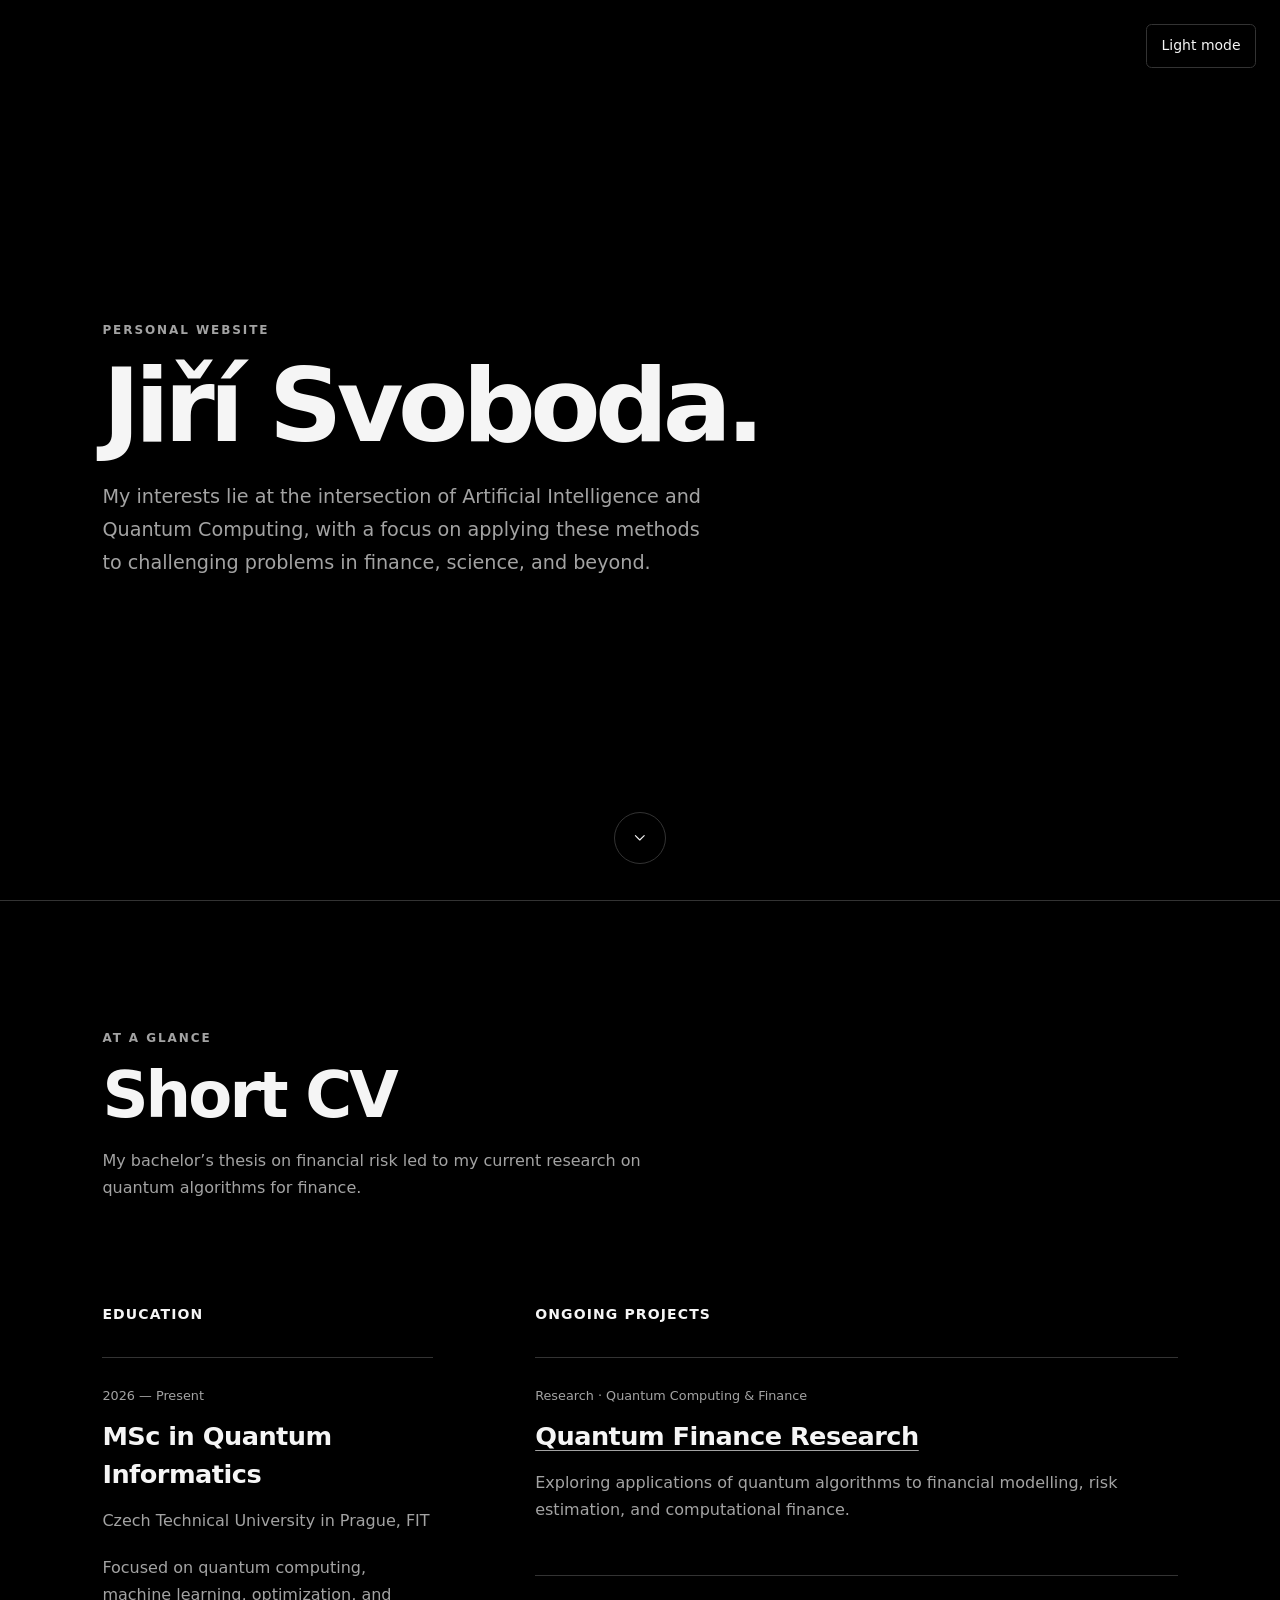
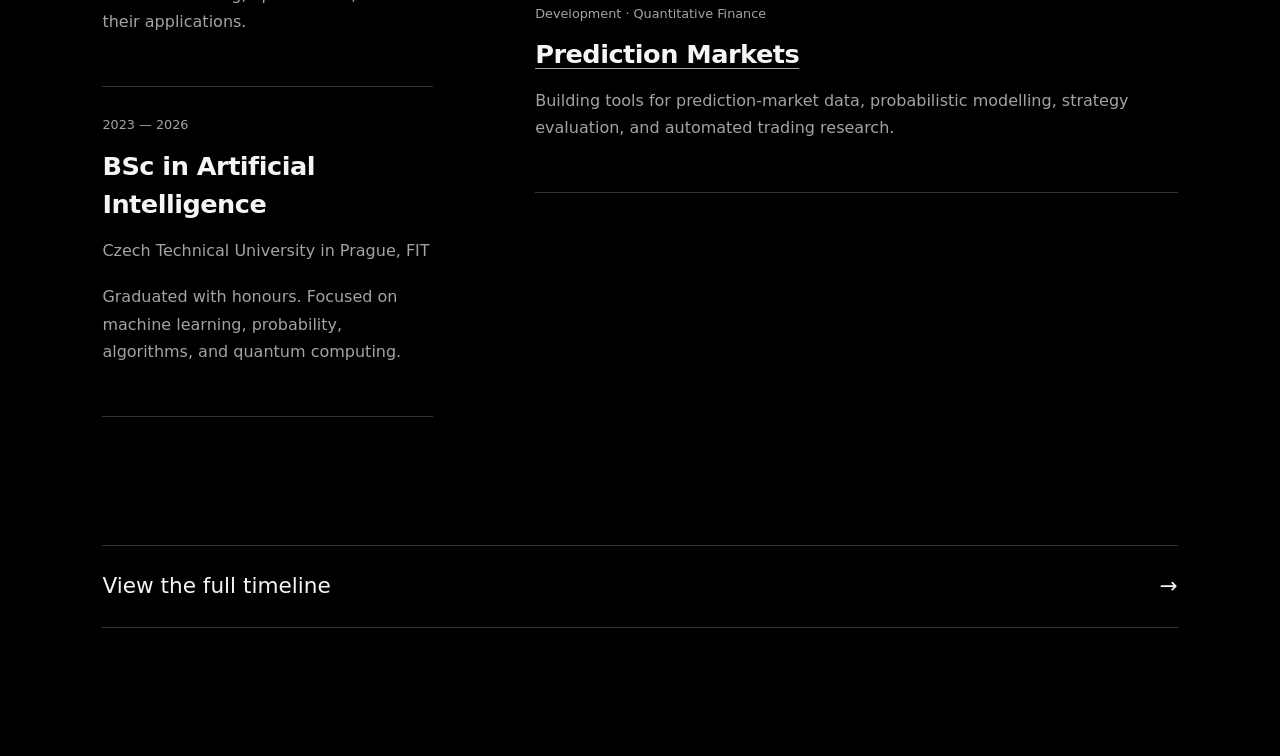
<file: index.html>
<!doctype html>
<html lang="en" data-theme="dark">
<head>
  <meta charset="utf-8">
  <meta name="viewport" content="width=device-width, initial-scale=1">
  <meta name="description" content="Jiří Svoboda’s education and projects in artificial intelligence, quantum computing, and quantitative finance.">
  <meta name="theme-color" content="#000000" id="theme-color">

  <title>Jiří Svoboda</title>

  <script src="theme.js"></script>
  <link rel="stylesheet" href="style.css?v=9">
</head>

<body>
  <button
    class="theme-toggle"
    id="theme-toggle"
    type="button"
    aria-label="Switch to light mode"
  >
    Light mode
  </button>

  <main>
    <section class="intro" aria-labelledby="intro-title">
      <div class="intro__content">
        <p class="intro__label">Personal website</p>
        <h1 class="intro__title" id="intro-title">Jiří Svoboda.</h1>
        <p class="intro__text">
          My interests lie at the intersection of Artificial Intelligence and Quantum Computing, with a focus on applying these methods to challenging problems in finance, science, and beyond.
        </p>
      </div>

      <a class="scroll-cue" href="#short-cv" aria-label="Continue to short CV">
        <svg viewBox="0 0 24 24" aria-hidden="true">
          <path d="M6 9l6 6 6-6" />
        </svg>
      </a>
    </section>

    <section class="short-cv" id="short-cv" aria-labelledby="short-cv-title">
      <div class="short-cv__inner">
        <header class="section-heading">
          <p class="section-heading__label">At a glance</p>
          <h2 class="section-heading__title" id="short-cv-title">Short CV</h2>
          <p class="section-heading__text">
            My bachelor’s thesis on financial risk led to my current research on quantum algorithms for finance.
          </p>
        </header>

        <div class="cv-grid">
          <section aria-labelledby="education-title">
            <h3 class="cv-column__title" id="education-title">Education</h3>

            <div class="cv-list">
              <article class="cv-item">
                <p class="cv-item__meta">2026 — Present</p>
                <h4 class="cv-item__title">MSc in Quantum Informatics</h4>
                <p class="cv-item__text">
                  Czech Technical University in Prague, FIT
                </p>
                <p class="cv-item__text">
                  Focused on quantum computing, machine learning, optimization, and their applications.
                </p>
              </article>

              <article class="cv-item">
                <p class="cv-item__meta">2023 — 2026</p>
                <h4 class="cv-item__title">BSc in Artificial Intelligence</h4>
                <p class="cv-item__text">
                  Czech Technical University in Prague, FIT
                </p>
                <p class="cv-item__text">
                  Graduated with honours. Focused on machine learning, probability, algorithms, and quantum computing.
                </p>
              </article>
            </div>
          </section>

          <section aria-labelledby="projects-title">
            <h3 class="cv-column__title" id="projects-title">Ongoing projects</h3>

            <div class="cv-list">
              <article class="cv-item">
                <p class="cv-item__meta">Research · Quantum Computing & Finance</p>
                <h4 class="cv-item__title">
                  <a href="timeline.html#quantum-finance-research">Quantum Finance Research</a>
                </h4>
                <p class="cv-item__text">
                  Exploring applications of quantum algorithms to financial modelling, risk estimation, and computational finance.
                </p>
              </article>

              <article class="cv-item">
                <p class="cv-item__meta">Development · Quantitative Finance</p>
                <h4 class="cv-item__title">
                  <a href="timeline.html#prediction-markets-framework">Prediction Markets</a>
                </h4>
                <p class="cv-item__text">
                  Building tools for prediction-market data, probabilistic modelling, strategy evaluation, and automated trading research.
                </p>
              </article>
            </div>
          </section>
        </div>

        <a class="timeline-link" href="timeline.html">
          <span>View the full timeline</span>
          <span aria-hidden="true">→</span>
        </a>
      </div>
    </section>
  </main>
</body>
</html>
</file>
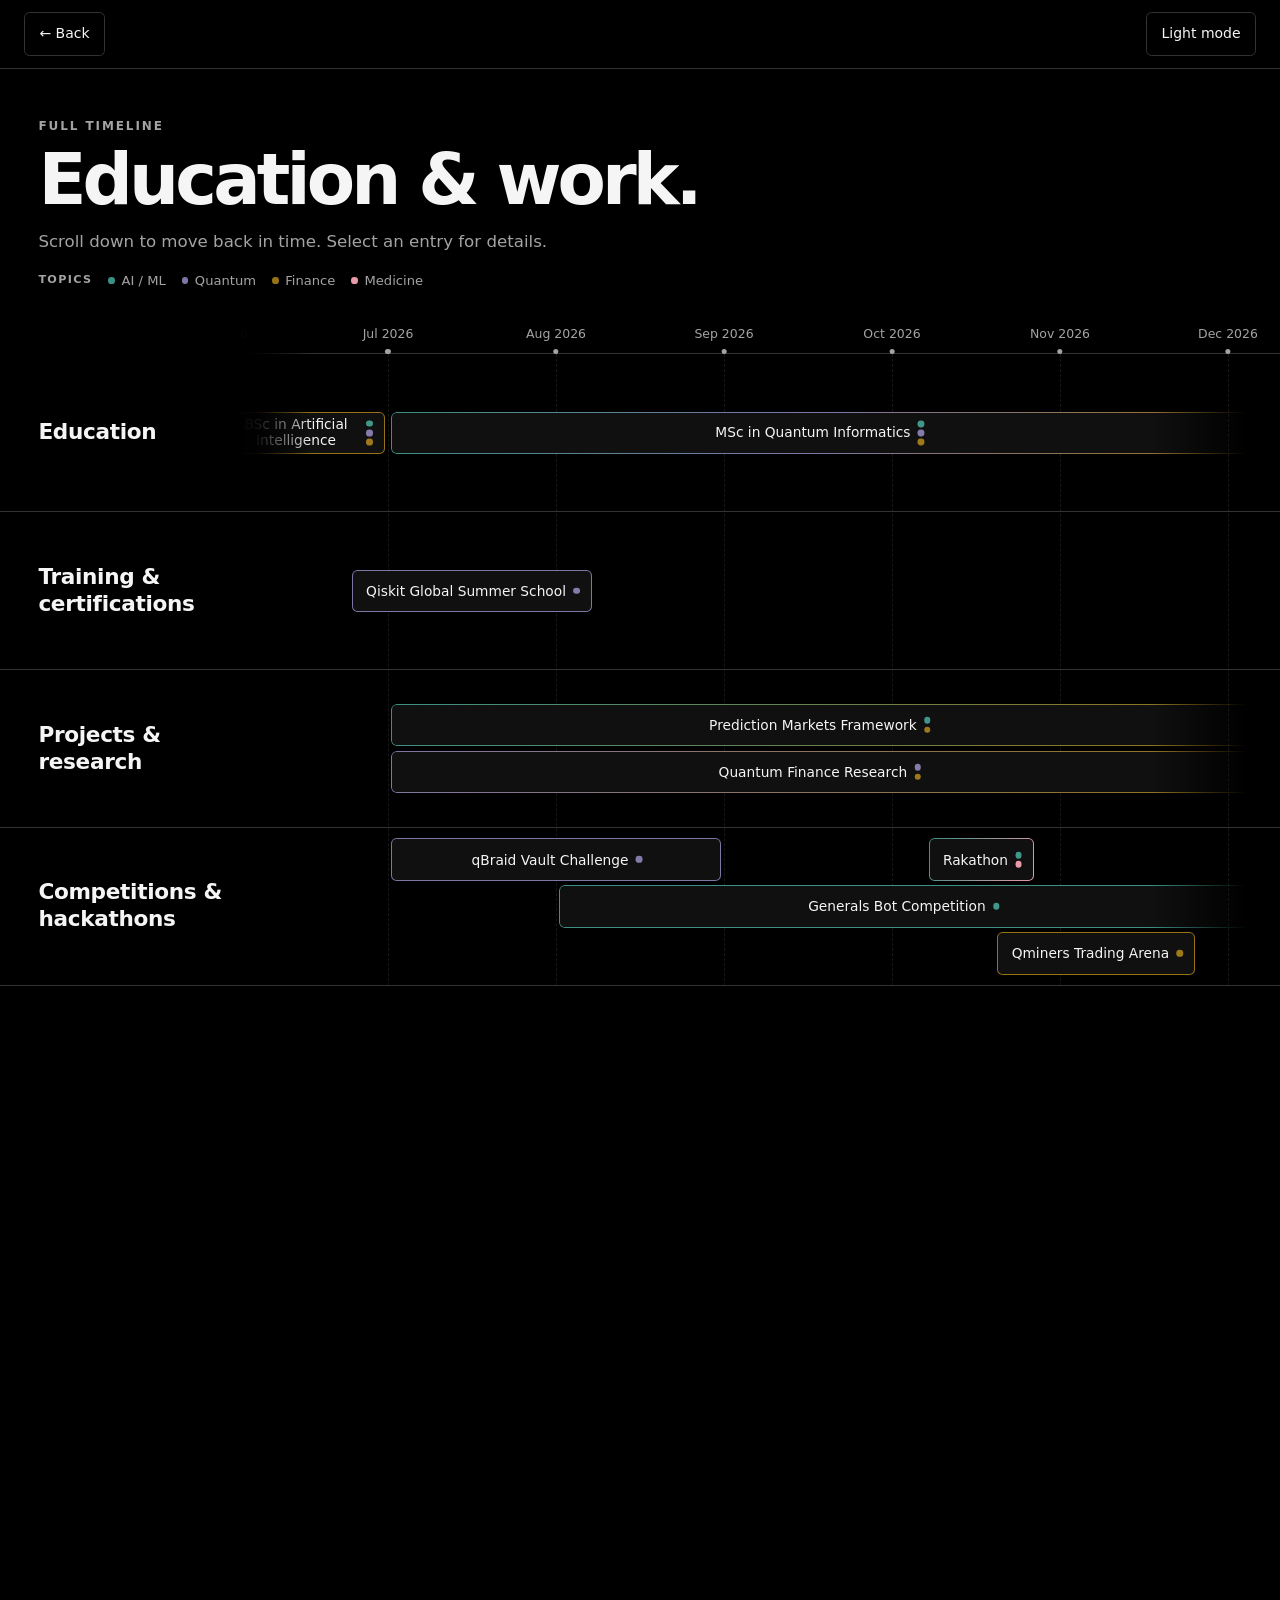
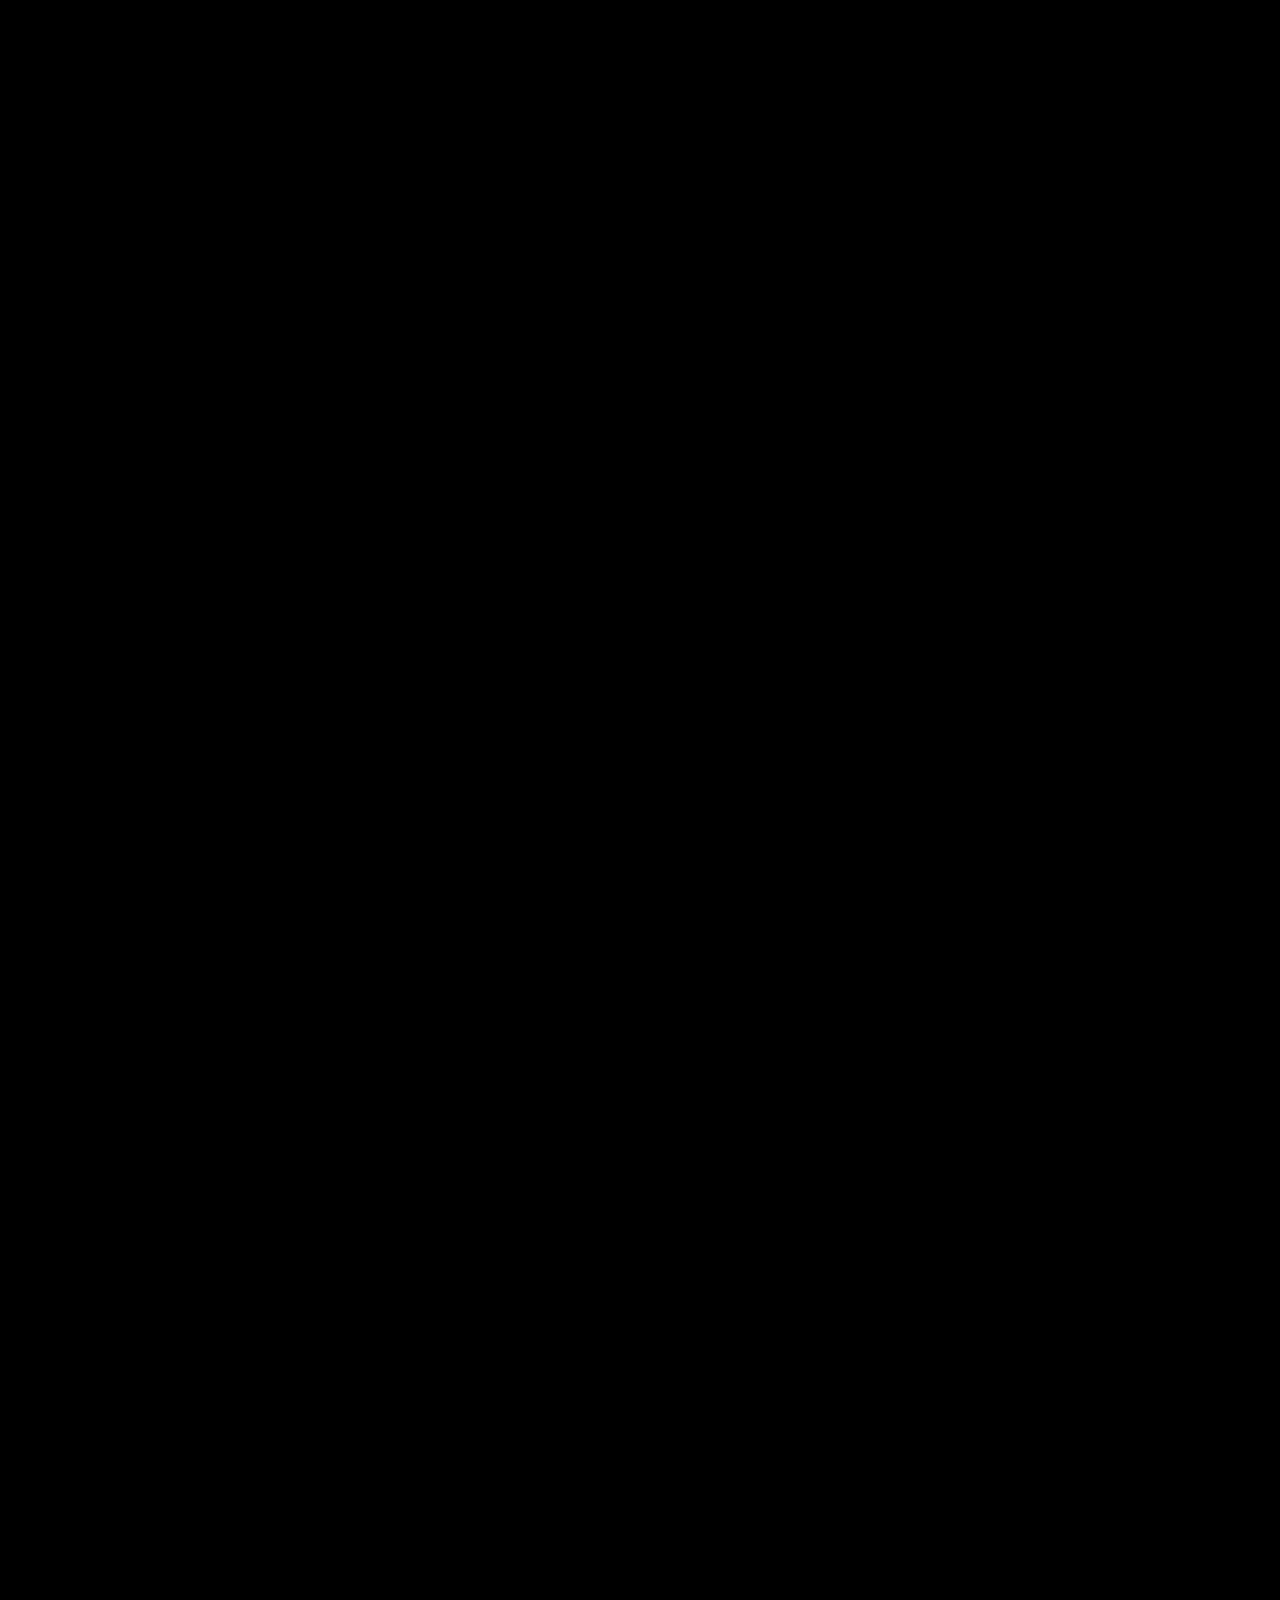
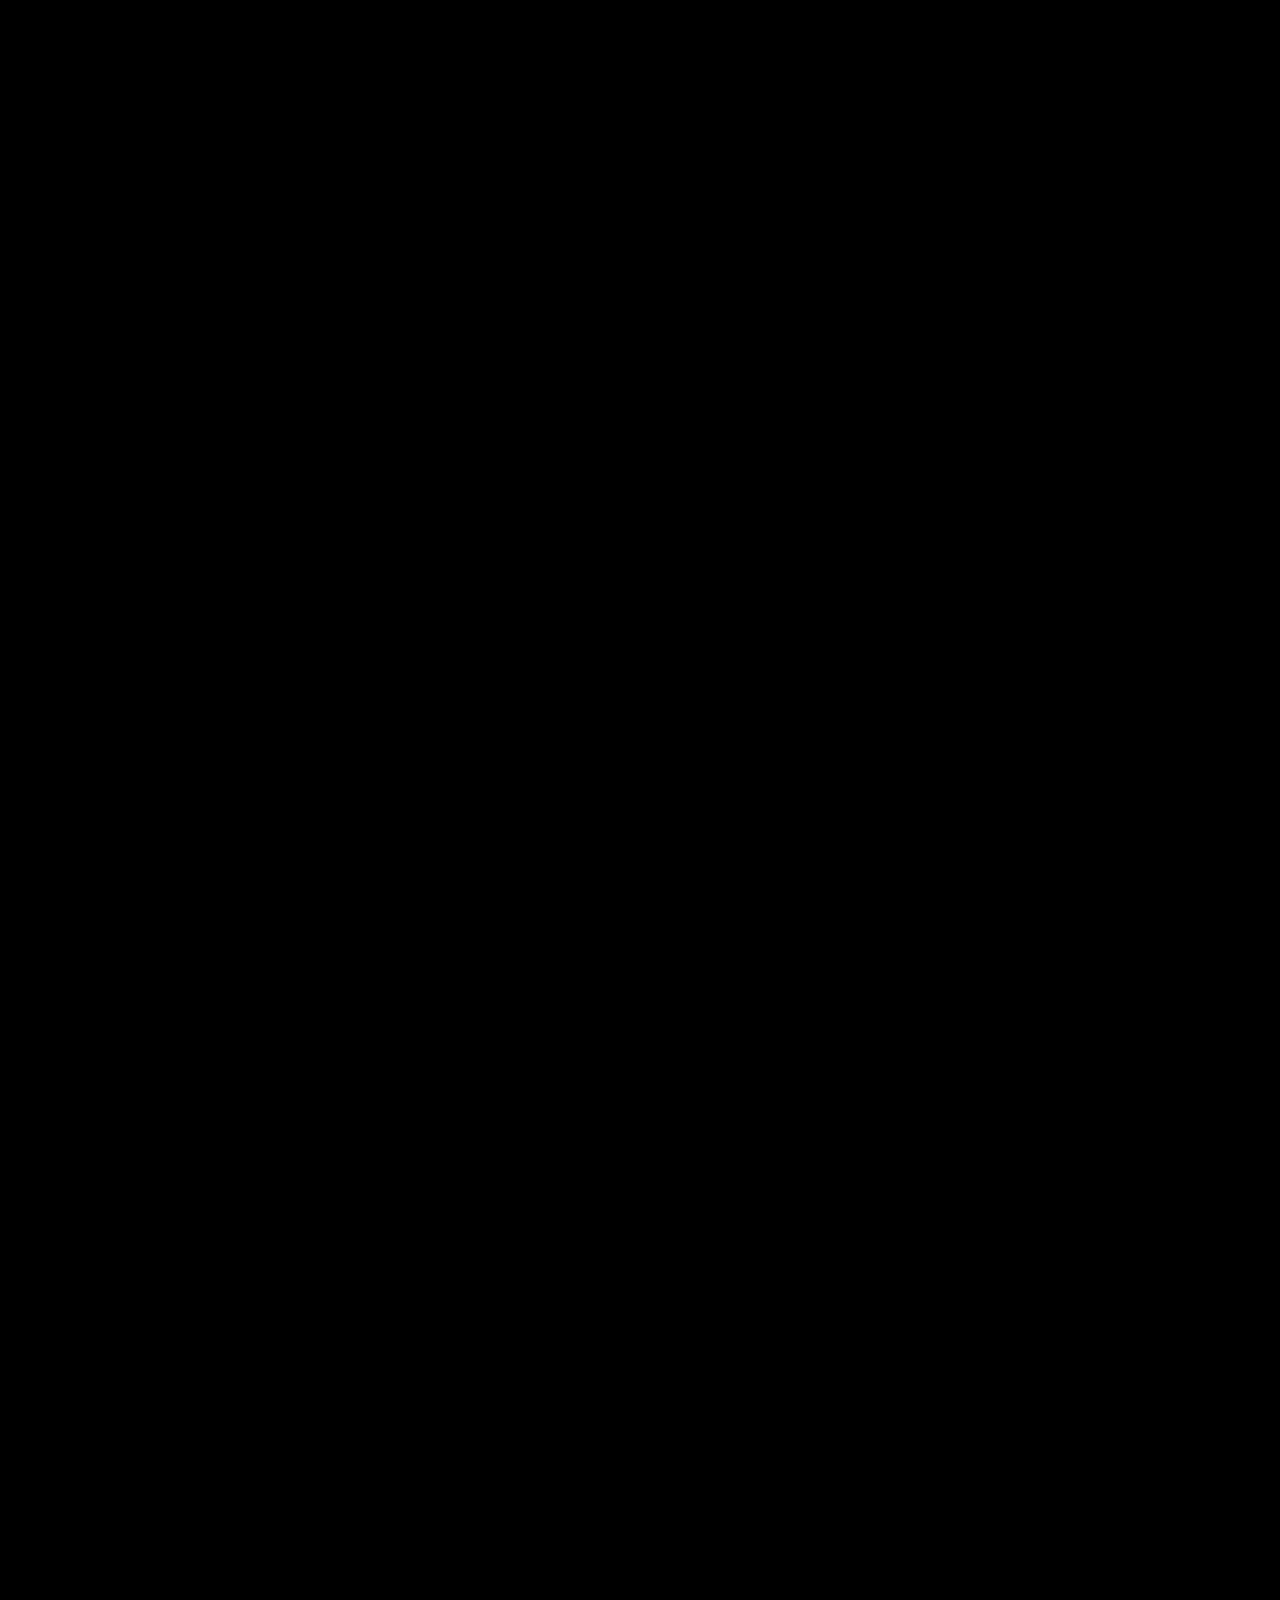
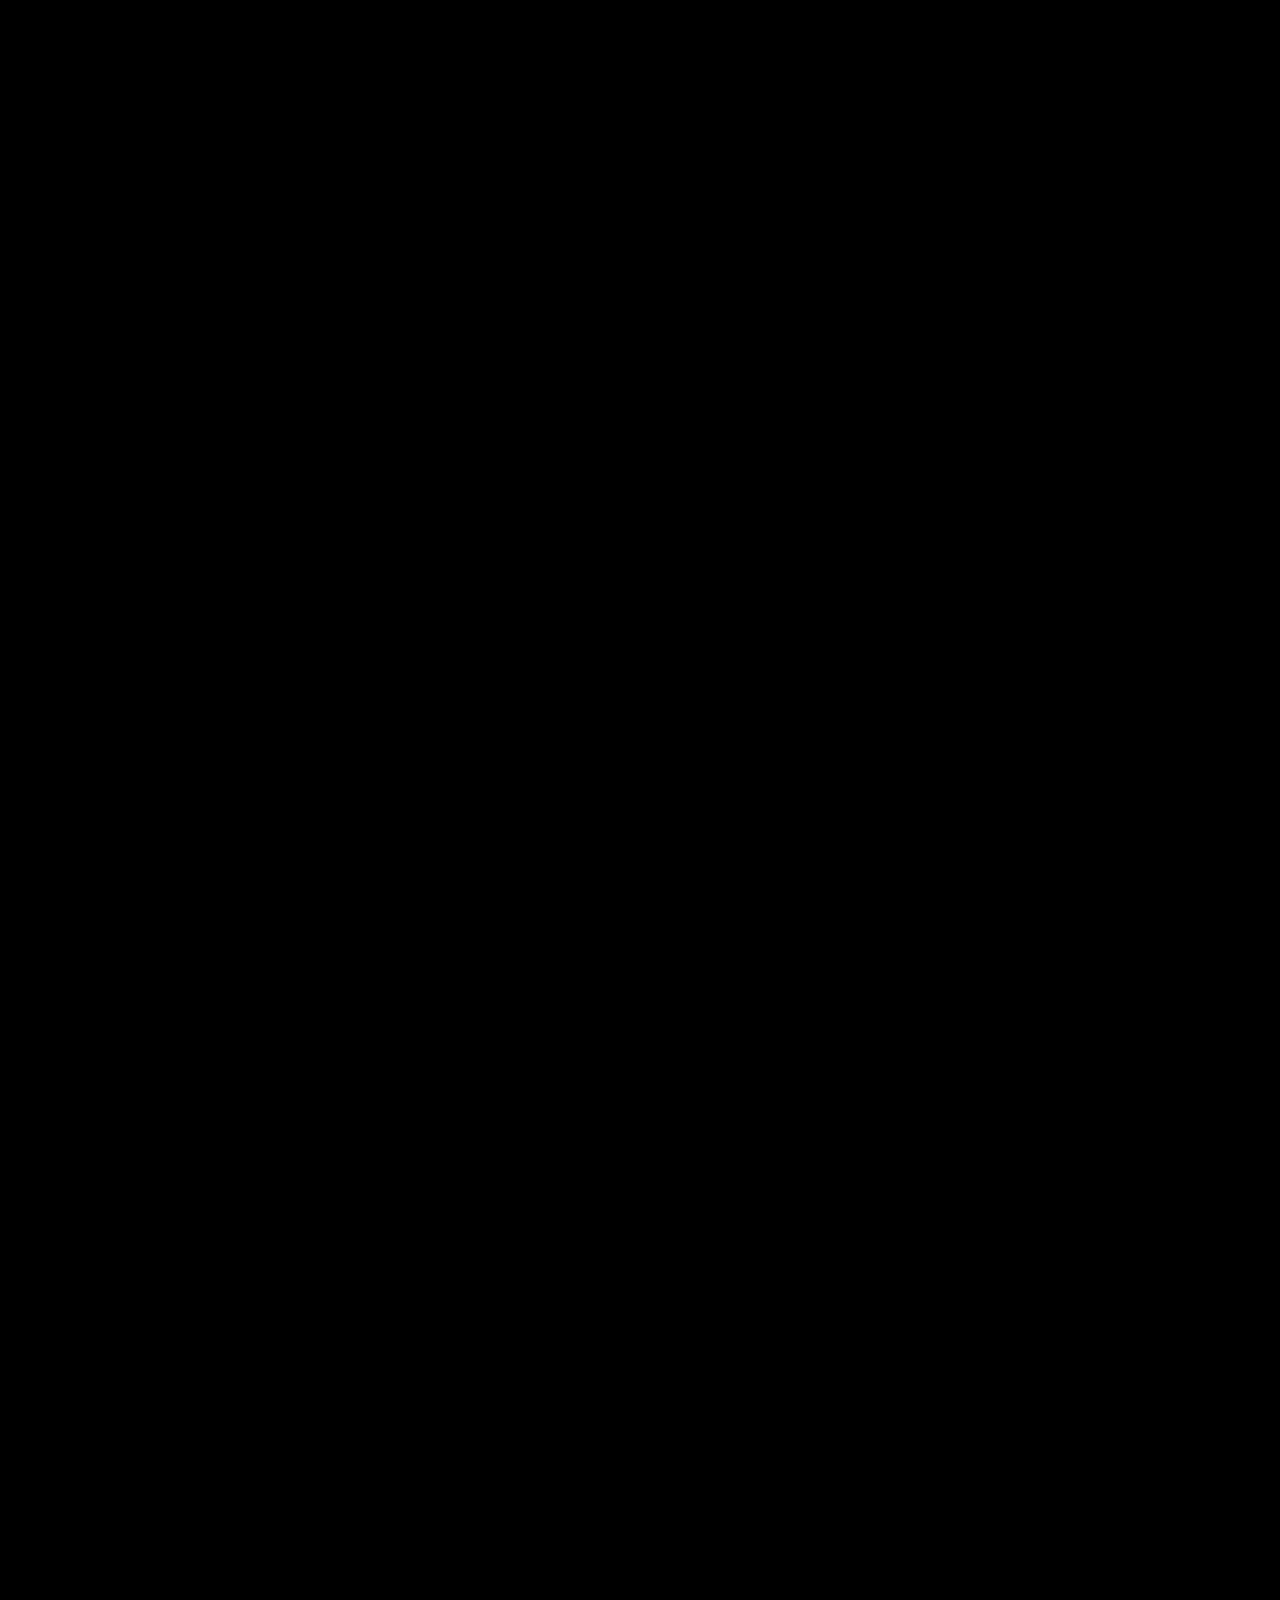
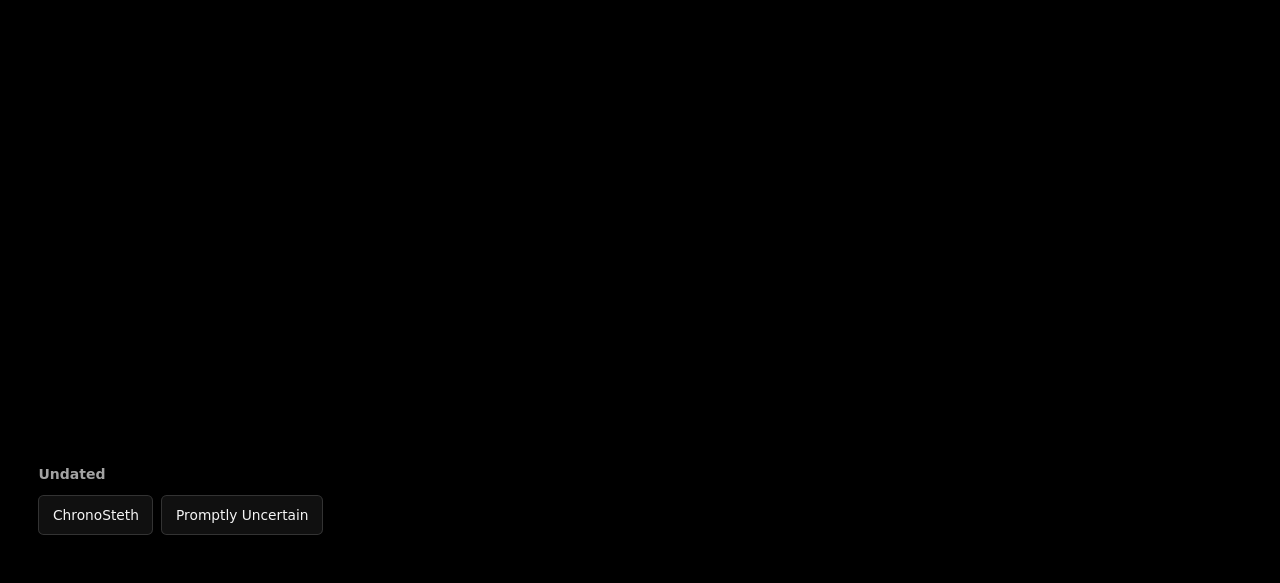
<file: timeline.html>
<!doctype html>
<html lang="en" data-theme="dark">
<head>
  <meta charset="utf-8">
  <meta name="viewport" content="width=device-width, initial-scale=1">
  <meta name="description" content="Jiří Svoboda — education, projects, competitions, and other milestones.">
  <meta name="theme-color" content="#000000" id="theme-color">

  <title>Timeline — Jiří Svoboda</title>

  <script src="theme.js"></script>
  <script src="timeline-layout.js?v=9" defer></script>
  <script src="timeline.js?v=10" defer></script>
  <link rel="stylesheet" href="style.css?v=9">
</head>

<body class="timeline-body">
  <nav class="page-toolbar" aria-label="Page controls">
    <a class="page-back" href="index.html#short-cv">← Back</a>

    <button
      class="theme-toggle"
      id="theme-toggle"
      type="button"
      aria-label="Switch to light mode"
    >
      Light mode
    </button>
  </nav>

  <main class="timeline-page">
    <header class="timeline-page__header">
      <p class="timeline-page__label">Full timeline</p>
      <h1 class="timeline-page__title">Education &amp; work.</h1>
      <p class="timeline-page__intro">
        Scroll down to move back in time. Select an entry for details.
      </p>
      <div class="topic-legend" role="group" aria-label="Topics">
        <span class="topic-legend__label">Topics</span>
        <span class="topic-key"><span class="topic-dot" data-topic="ai-ml" aria-hidden="true"></span>AI / ML</span>
        <span class="topic-key"><span class="topic-dot" data-topic="quantum" aria-hidden="true"></span>Quantum</span>
        <span class="topic-key"><span class="topic-dot" data-topic="finance" aria-hidden="true"></span>Finance</span>
        <span class="topic-key"><span class="topic-dot" data-topic="medicine" aria-hidden="true"></span>Medicine</span>
      </div>
    </header>

    <div id="timeline-stage">
      <div class="timeline-sticky">
        <div id="timeline-viewport" class="timeline-viewport" role="region" aria-label="Timeline by date and category" tabindex="0">
          <div id="timeline-track" class="timeline-track">
            <div class="timeline-ruler">
              <div id="timeline-axis"></div>
            </div>
            <div id="timeline-grid" aria-hidden="true"></div>

            <!-- Restore this lane with the first Experience entry.
            <section class="timeline-lane" data-category="experience" aria-labelledby="lane-experience">
              <h2 id="lane-experience" class="lane-label"><span>Experience</span></h2>
              <div class="lane-bars"></div>
            </section>
            -->

            <section class="timeline-lane" data-category="education" aria-labelledby="lane-education">
              <h2 id="lane-education" class="lane-label"><span>Education</span></h2>
              <div class="lane-bars"></div>
            </section>

            <section class="timeline-lane" data-category="training" aria-labelledby="lane-training">
              <h2 id="lane-training" class="lane-label"><span>Training &amp; certifications</span></h2>
              <div class="lane-bars"></div>
            </section>

            <section class="timeline-lane" data-category="projects" aria-labelledby="lane-projects">
              <h2 id="lane-projects" class="lane-label"><span>Projects &amp; research</span></h2>
              <div class="lane-bars"></div>
            </section>

            <section class="timeline-lane" data-category="hackathons" aria-labelledby="lane-hackathons">
              <h2 id="lane-hackathons" class="lane-label"><span>Competitions &amp; hackathons</span></h2>
              <div class="lane-bars"></div>
            </section>
          </div>
        </div>
      </div>
    </div>

    <section id="timeline-undated" aria-labelledby="undated-heading" hidden>
      <h2 id="undated-heading">Undated</h2>
      <div class="month-entries"></div>
    </section>

    <section id="timeline-source" aria-label="Entry details">
      <article
        class="entry-detail"
        id="qminers-trading-arena"
        data-category="hackathons"
        data-topics="finance"
        data-start="2026-11"
        data-end="2026-11"
      >
        <h2>Qminers Trading Arena</h2>
        <p class="entry-date"><time datetime="2026-11-07">7 November 2026</time> · Prague</p>
        <p class="entry-description">TODO</p>
      </article>

      <article
        class="entry-detail"
        id="rakathon"
        data-category="hackathons"
        data-topics="ai-ml medicine"
        data-start="2026-10"
        data-end="2026-10"
      >
        <h2>Rakathon</h2>
        <p class="entry-date"><time datetime="2026-10-16">16</time>–<time datetime="2026-10-18">18 October 2026</time> · Brno</p>
        <p class="entry-description">TODO</p>
      </article>

      <article
        class="entry-detail"
        id="generals-bot-competition"
        data-category="hackathons"
        data-topics="ai-ml"
        data-start="2026-08"
        data-end="present"
      >
        <h2>Generals Bot Competition</h2>
        <p class="entry-date">
          <time datetime="2026-08">Aug 2026</time> — <span>Present</span>
        </p>
        <p class="entry-description">TODO</p>
      </article>

      <article
        class="entry-detail"
        id="education-quantum-informatics"
        data-category="education"
        data-topics="ai-ml quantum finance"
        data-start="2026-07"
        data-end="present"
        data-short-title="MSc in Quantum Informatics"
      >
        <h2>Quantum Informatics</h2>
        <p class="entry-date">
          <time datetime="2026-07">Jul 2026</time> — <span>Present</span>
        </p>
        <p class="entry-description">TODO</p>
      </article>

      <article
        class="entry-detail"
        id="qbraid-vault-challenge"
        data-category="hackathons"
        data-topics="quantum"
        data-start="2026-07"
        data-end="2026-08"
      >
        <h2>qBraid Vault Challenge</h2>
        <p class="entry-date">
          <time datetime="2026-07">Jul 2026</time> —
          <time datetime="2026-08">Aug 2026</time>
        </p>
        <p class="entry-description">TODO</p>
      </article>

      <article
        class="entry-detail"
        id="prediction-markets-framework"
        data-category="projects"
        data-topics="ai-ml finance"
        data-start="2026-07"
        data-end="present"
      >
        <h2>Prediction Markets Framework</h2>
        <p class="entry-date">
          <time datetime="2026-07">Jul 2026</time> — <span>Present</span>
        </p>
        <p class="entry-description">TODO</p>
      </article>

      <article
        class="entry-detail"
        id="quantum-finance-research"
        data-category="projects"
        data-topics="quantum finance"
        data-start="2026-07"
        data-end="present"
        data-short-title="Quantum Finance Research"
      >
        <h2>Quantum Computing for Finance Research</h2>
        <p class="entry-date">
          <time datetime="2026-07">Jul 2026</time> — <span>Present</span>
        </p>
        <p class="entry-description">TODO</p>
      </article>

      <article
        class="entry-detail"
        id="qiskit-global-summer-school-2026"
        data-category="training"
        data-topics="quantum"
        data-start="2026-07"
        data-end="2026-07"
        data-short-title="Qiskit Global Summer School"
      >
        <h2>Qiskit Global Summer School 2026</h2>
        <p class="entry-date">
          <time datetime="2026-07">Jul 2026</time> —
          <time datetime="2026-07">Jul 2026</time>
        </p>
        <p class="entry-description">TODO</p>
      </article>

      <article
        class="entry-detail"
        id="qminers-quant-hackathon-2025"
        data-category="hackathons"
        data-topics="ai-ml finance"
        data-start="2025-11"
        data-end="2025-12"
        data-short-title="Qminers Quant Hackathon"
      >
        <h2>Qminers Quant Hackathon 2025</h2>
        <p class="entry-date">
          <time datetime="2025-11">Nov 2025</time> —
          <time datetime="2025-12">Dec 2025</time>
        </p>
        <p class="entry-description">TODO</p>
      </article>

      <article
        class="entry-detail"
        id="quantum-risk-analysis"
        data-category="projects"
        data-topics="quantum finance"
        data-start="2025-10"
        data-end="2026-05"
        data-short-title="Quantum Risk Analysis"
      >
        <h2>Quantum Risk Analysis in Financial Markets</h2>
        <p class="entry-date">
          <time datetime="2025-10">Oct 2025</time> —
          <time datetime="2026-05">May 2026</time>
        </p>
        <p class="entry-description">TODO</p>
      </article>

      <article
        class="entry-detail"
        id="ibm-road-to-practitioner"
        data-category="training"
        data-topics="quantum"
        data-start="2025-10"
        data-end="2026-01"
        data-short-title="IBM Road to Practitioner"
      >
        <h2>IBM Quantum Road to Practitioner (R2P)</h2>
        <p class="entry-date">
          <time datetime="2025-10">Oct 2025</time> —
          <time datetime="2026-01">Jan 2026</time>
        </p>
        <p class="entry-description">TODO</p>
      </article>

      <article
        class="entry-detail"
        id="education-informatics-ai"
        data-category="education"
        data-topics="ai-ml quantum finance"
        data-start="2023-09"
        data-end="2026-06"
        data-short-title="BSc in Artificial Intelligence"
      >
        <h2>Informatics — Artificial Intelligence</h2>
        <p class="entry-date">
          <time datetime="2023-09">Sep 2023</time> —
          <time datetime="2026-06">Jun 2026</time>
        </p>
        <p class="entry-description">TODO</p>
      </article>

      <article
        class="entry-detail"
        id="chronosteth"
        data-category="projects"
        data-topics=""
      >
        <h2>ChronoSteth</h2>
        <p class="entry-description">TODO</p>
      </article>

      <article
        class="entry-detail"
        id="promptly-uncertain"
        data-category="projects"
        data-topics=""
      >
        <h2>Promptly Uncertain</h2>
        <p class="entry-description">TODO</p>
      </article>
    </section>
  </main>

  <dialog id="timeline-dialog" aria-label="Entry details">
    <button type="button" data-close aria-label="Close details">Close <span aria-hidden="true">×</span></button>
    <div data-dialog-content></div>
  </dialog>
</body>
</html>
</file>
<file: style.css>
:root {
  color-scheme: dark;
  --background: #000;
  --text: #f5f5f5;
  --muted: #a3a3a3;
  --border: #333;
  --surface: #101010;
  --category-ai-ml: rgba(94, 234, 212, 0.62);
  --category-quantum: rgba(196, 181, 253, 0.65);
  --category-finance: rgba(251, 191, 36, 0.6);
  --category-medicine: #e99aaa;
}

:root[data-theme="light"] {
  color-scheme: light;
  --background: #fff;
  --text: #111;
  --muted: #5f5f5f;
  --border: #d8d8d8;
  --surface: #f3f3f3;
  --category-ai-ml: rgba(13, 148, 136, 0.78);
  --category-quantum: rgba(109, 40, 217, 0.72);
  --category-finance: rgba(180, 83, 9, 0.78);
  --category-medicine: #b14965;
}

*,
*::before,
*::after {
  box-sizing: border-box;
}

html,
body {
  min-height: 100%;
}

html {
  scroll-behavior: smooth;
  background: var(--background);
}

body {
  margin: 0;
  background: var(--background);
  color: var(--text);
  font-family: Inter, ui-sans-serif, system-ui, -apple-system, BlinkMacSystemFont,
    "Segoe UI", sans-serif;
  line-height: 1.5;
}

a {
  color: inherit;
}

.theme-toggle,
.page-back {
  position: fixed;
  z-index: 10;
  top: 1.5rem;
  padding: 0.65rem 0.9rem;
  border: 1px solid var(--border);
  border-radius: 0.35rem;
  background: var(--background);
  color: var(--text);
  font: inherit;
  font-size: 0.875rem;
}

.theme-toggle {
  right: 1.5rem;
  cursor: pointer;
}

.page-back {
  left: 1.5rem;
  text-decoration: none;
}

.theme-toggle:hover,
.page-back:hover {
  border-color: var(--muted);
}

.theme-toggle:focus-visible,
.page-back:focus-visible,
.scroll-cue:focus-visible,
.cv-item__title a:focus-visible,
.timeline-link:focus-visible {
  outline: 2px solid var(--text);
  outline-offset: 3px;
}

.intro {
  position: relative;
  display: grid;
  min-height: 100vh;
  min-height: 100svh;
  align-items: center;
  padding: clamp(5rem, 9vw, 8rem) clamp(1.5rem, 8vw, 8rem);
}

.intro__content {
  width: min(42rem, 100%);
}

.intro__label,
.section-heading__label {
  margin: 0 0 1rem;
  color: var(--muted);
  font-size: 0.75rem;
  font-weight: 600;
  letter-spacing: 0.16em;
  text-transform: uppercase;
}

.intro__title {
  margin: 0;
  font-size: clamp(3rem, 8vw, 6.5rem);
  font-weight: 700;
  letter-spacing: -0.055em;
  line-height: 1;
}

.intro__text {
  max-width: 38rem;
  margin: 1.5rem 0 0;
  color: var(--muted);
  font-size: clamp(1rem, 1.8vw, 1.2rem);
  line-height: 1.7;
}

.scroll-cue {
  position: absolute;
  bottom: clamp(1.5rem, 4vh, 3rem);
  left: 50%;
  display: grid;
  width: 3.25rem;
  height: 3.25rem;
  border: 1px solid var(--border);
  border-radius: 50%;
  color: var(--text);
  place-items: center;
  transform: translateX(-50%);
}

.scroll-cue:hover {
  background: var(--text);
  color: var(--background);
}

.scroll-cue svg {
  width: 1.1rem;
  fill: none;
  stroke: currentColor;
  stroke-linecap: round;
  stroke-linejoin: round;
  stroke-width: 1.5;
}

.short-cv {
  min-height: 100vh;
  padding: clamp(6rem, 10vw, 10rem) clamp(1.5rem, 8vw, 8rem);
  border-top: 1px solid var(--border);
}

.short-cv__inner {
  width: min(78rem, 100%);
  margin: 0 auto;
}

.section-heading {
  max-width: 42rem;
  margin-bottom: clamp(4rem, 8vw, 7rem);
}

.section-heading__title {
  margin: 0;
  font-size: clamp(2.5rem, 5vw, 4.5rem);
  font-weight: 650;
  letter-spacing: -0.045em;
  line-height: 1;
}

.section-heading__text {
  max-width: 36rem;
  margin: 1.25rem 0 0;
  color: var(--muted);
  font-size: 1rem;
  line-height: 1.7;
}

.cv-grid {
  display: grid;
  grid-template-columns: minmax(15rem, 0.72fr) minmax(0, 1.4fr);
  gap: clamp(3rem, 8vw, 8rem);
}

.cv-column__title {
  margin: 0 0 2rem;
  font-size: 0.875rem;
  font-weight: 650;
  letter-spacing: 0.08em;
  text-transform: uppercase;
}

.cv-list {
  border-bottom: 1px solid var(--border);
}

.cv-item {
  padding: 1.75rem 0 2rem;
  border-top: 1px solid var(--border);
}

.cv-item__meta {
  margin: 0 0 0.75rem;
  color: var(--muted);
  font-size: 0.8rem;
}

.cv-item__title {
  margin: 0;
  font-size: clamp(1.25rem, 2vw, 1.65rem);
  font-weight: 600;
  letter-spacing: -0.02em;
}

.cv-item__text {
  max-width: 46rem;
  margin: 0.85rem 0 1.2rem;
  color: var(--muted);
  line-height: 1.7;
}

.cv-item__title a {
  text-decoration-color: var(--muted);
  text-decoration-thickness: 1px;
  text-underline-offset: 0.2em;
}

.cv-item__title a:hover {
  text-decoration-color: currentColor;
  text-decoration-thickness: 2px;
}

.timeline-link {
  display: flex;
  justify-content: space-between;
  gap: 2rem;
  margin-top: clamp(5rem, 10vw, 9rem);
  padding: 1.5rem 0;
  border-top: 1px solid var(--border);
  border-bottom: 1px solid var(--border);
  font-size: clamp(1.1rem, 2vw, 1.35rem);
  text-decoration: none;
}

.timeline-link:hover {
  background: var(--surface);
}

@media (max-width: 48rem) {
  .cv-grid {
    grid-template-columns: 1fr;
  }
}

@media (max-width: 32rem) {
  .theme-toggle {
    top: 1rem;
    right: 1rem;
  }

  .page-back {
    top: 1rem;
    left: 1rem;
  }

  .intro {
    padding-bottom: 7rem;
  }
}

@media (prefers-reduced-motion: reduce) {
  html {
    scroll-behavior: auto;
  }
}

/* Full timeline */
.page-toolbar {
  display: flex;
  justify-content: space-between;
  align-items: center;
  gap: 1rem;
  padding: 0.75rem clamp(1rem, 3vw, 1.5rem);
  border-bottom: 1px solid var(--border);
}

.page-toolbar .page-back,
.page-toolbar .theme-toggle {
  position: static;
}

.timeline-page {
  --page-gutter: clamp(1rem, 3vw, 3rem);
  width: 100%;
  padding-bottom: 3rem;
}

.timeline-page__header {
  padding: clamp(1.75rem, 4vw, 3rem) var(--page-gutter) 1.25rem;
}

.timeline-page__label,
.detail-category {
  margin: 0 0 0.65rem;
  color: var(--muted);
  font-size: 0.75rem;
  font-weight: 600;
  letter-spacing: 0.16em;
  text-transform: uppercase;
}

.timeline-page__title {
  margin: 0;
  font-size: clamp(2.35rem, 5.5vw, 4.5rem);
  font-weight: 680;
  letter-spacing: -0.055em;
  line-height: 1.02;
}

.timeline-page__intro {
  margin: 0.8rem 0 0;
  color: var(--muted);
  font-size: clamp(0.95rem, 1.3vw, 1.07rem);
}

.topic-legend,
.detail-topics {
  display: flex;
  align-items: center;
  flex-wrap: wrap;
  gap: 0.35rem 1rem;
  margin: 1rem 0 0;
  color: var(--muted);
  font-size: 0.82rem;
}

.topic-key {
  display: inline-flex;
  align-items: center;
  gap: 0.4rem;
}

.topic-legend__label {
  font-size: 0.7rem;
  font-weight: 650;
  letter-spacing: 0.12em;
  text-transform: uppercase;
}

.topic-dot {
  display: inline-block;
  flex: none;
  inline-size: 0.42rem;
  block-size: 0.42rem;
  border-radius: 50%;
  background: var(--topic-color, var(--muted));
}

.topic-dot[data-topic="ai-ml"] { --topic-color: var(--category-ai-ml); }
.topic-dot[data-topic="quantum"] { --topic-color: var(--category-quantum); }
.topic-dot[data-topic="finance"] { --topic-color: var(--category-finance); }
.topic-dot[data-topic="medicine"] { --topic-color: var(--category-medicine); }

.timeline-body:not(.timeline-enhanced) :is(.timeline-page__intro, #timeline-stage, .topic-legend),
.timeline-body [hidden] {
  display: none;
}

.timeline-body :is(button, a, .timeline-viewport):focus-visible {
  outline: 2px solid var(--text);
  outline-offset: 2px;
}

#timeline-stage {
  position: relative;
}

/* Normal document scroll supplies the distance for the horizontal pan. */
#timeline-stage::after {
  display: block;
  height: var(--travel, 0px);
  content: "";
}

.timeline-sticky {
  position: sticky;
  top: 0;
  background: var(--background);
}

.timeline-viewport {
  --axis-height: 2.75rem;
  --lane-label-width: clamp(13.5rem, 25vw, 19.5rem);
  --lane-fade: clamp(3rem, 6vw, 5.5rem);
  --lane-pad: clamp(0.44rem, 1.15vh, 0.85rem);
  --row-height: 2.65rem;
  --row-gap: 0.28rem;
  --label-background: linear-gradient(to right,
    var(--background) calc(100% - var(--lane-fade)),
    color-mix(in srgb, var(--background) 92%, transparent) calc(100% - var(--lane-fade) * 0.7),
    color-mix(in srgb, var(--background) 38%, transparent) calc(100% - var(--lane-fade) * 0.25),
    transparent);
  position: relative;
  width: 100%;
  overflow: hidden;
  overflow: clip;
  isolation: isolate;
  background: var(--background);
}

.timeline-track {
  position: relative;
  width: 100%;
  overflow-x: clip;
}

.timeline-short .timeline-viewport {
  max-height: var(--board-height);
  overflow-x: hidden;
  overflow-y: auto;
  scroll-padding-top: calc(var(--axis-height) + 0.25rem);
}

.timeline-ruler {
  position: sticky;
  z-index: 3;
  top: 0;
  height: var(--axis-height);
  overflow: clip;
  background: var(--background);
}

/* The fixed axis corner fades the dates at the same position as the lanes. */
.timeline-ruler::before {
  position: absolute;
  z-index: 3;
  inset: 0 auto auto 0;
  width: var(--lane-label-width);
  height: var(--axis-height);
  background: var(--label-background);
  pointer-events: none;
  content: "";
}

#timeline-axis,
#timeline-grid,
.lane-bars {
  width: var(--chart-width);
  transform: translateX(var(--timeline-x, 0px));
}

#timeline-axis,
#timeline-grid {
  position: absolute;
  left: 0;
  pointer-events: none;
}

#timeline-axis {
  z-index: 1;
  top: 0;
  height: var(--axis-height);
  border-bottom: 1px solid var(--border);
}

.date-tick {
  position: absolute;
  bottom: 0;
  padding-bottom: 0.6rem;
  color: var(--muted);
  font-size: 0.78rem;
  font-variant-numeric: tabular-nums;
  white-space: nowrap;
  transform: translateX(-50%);
}

.date-tick::after {
  position: absolute;
  bottom: -1px;
  left: 50%;
  width: 0.34rem;
  height: 0.34rem;
  border-radius: 50%;
  background: var(--muted);
  content: "";
  transform: translateX(-50%);
}

#timeline-grid {
  top: var(--axis-height);
  bottom: 0;
}

.gridline {
  position: absolute;
  top: 0;
  bottom: 0;
  border-left: 1px dashed var(--border);
  opacity: 0.45;
}

.timeline-lane {
  position: relative;
  border-bottom: 1px solid var(--border);
}

.lane-label {
  position: absolute;
  z-index: 2;
  inset: 0 auto 0 0;
  display: flex;
  align-items: center;
  width: var(--lane-label-width);
  margin: 0;
  padding: 0 calc(var(--lane-fade) + 0.35rem) 0 var(--page-gutter);
  background: var(--label-background);
  color: var(--text);
  font-size: clamp(1.08rem, 1.85vw, 1.35rem);
  font-weight: 600;
  line-height: 1.25;
  letter-spacing: -0.015em;
  overflow-wrap: anywhere;
}

.lane-bars {
  position: relative;
  height: calc(2 * var(--lane-pad) + var(--row-count, 1) * (var(--row-height) + var(--row-gap)) - var(--row-gap));
}

.entry-trigger {
  --entry-fill: var(--surface);
  --entry-background:
    linear-gradient(var(--entry-fill), var(--entry-fill)) padding-box,
    linear-gradient(115deg, var(--topic-stops, var(--border), var(--border))) border-box;
  border: 1px solid transparent;
  border-radius: 0.35rem;
  background: var(--entry-background);
  color: var(--text);
  font: inherit;
  font-size: 0.86rem;
  font-weight: 520;
  line-height: 1.2;
  text-align: center;
  cursor: pointer;
}

.entry-trigger:hover,
.entry-trigger:focus-visible {
  --entry-fill: color-mix(in srgb, var(--surface) 94%, var(--text));
}

.lane-bars .entry-trigger {
  position: absolute;
  top: calc(var(--lane-pad) + var(--row, 0) * (var(--row-height) + var(--row-gap)));
  height: var(--row-height);
  padding: 0;
}

/* Fade only the bar surface and its outline so the moving caption stays legible. */
.lane-bars .entry-ongoing {
  background: transparent;
}

.lane-bars .entry-ongoing::before {
  content: "";
  position: absolute;
  inset: -1px;
  border: 1px solid transparent;
  border-right: 0;
  border-radius: 0.35rem 0 0 0.35rem;
  background: var(--entry-background);
  mask-image: linear-gradient(to right, black calc(100% - min(35%, 6rem)), transparent);
  pointer-events: none;
}

.entry-caption {
  display: inline-flex;
  align-items: center;
  justify-content: center;
  gap: 0.45rem;
}

.lane-bars .entry-caption {
  position: absolute;
  top: 50%;
  left: 50%;
  width: max-content;
  max-width: min(var(--caption-limit, 16rem), calc(100% - 1rem));
  transform: translate(-50%, -50%);
}

.entry-title {
  min-width: 0;
  overflow-wrap: anywhere;
}

.topic-marks {
  display: inline-flex;
  flex-direction: column;
  flex: none;
  gap: 0.16rem;
}

#timeline-undated {
  padding: 1.75rem var(--page-gutter) 0;
}

#timeline-undated h2 {
  margin: 0 0 0.65rem;
  color: var(--muted);
  font-size: 0.875rem;
  font-weight: 600;
}

#timeline-undated .month-entries {
  display: flex;
  flex-wrap: wrap;
  gap: 0.5rem;
}

#timeline-undated .entry-trigger {
  max-width: 100%;
  min-height: 2.5rem;
  padding: 0.5rem 0.85rem;
}

#timeline-source {
  max-width: 50rem;
  padding: 0 var(--page-gutter);
}

.entry-detail {
  padding: 1.75rem 0;
  border-top: 1px solid var(--border);
}

@media (max-width: 38rem) {
  .timeline-viewport {
    --lane-label-width: clamp(8.9rem, 36vw, 12.5rem);
    --lane-fade: clamp(1.45rem, 5.6vw, 2.35rem);
    --row-height: 3rem;
  }

  .lane-label {
    padding-left: 0.8rem;
    font-size: clamp(0.93rem, 3.9vw, 1.08rem);
  }

  .entry-trigger {
    font-size: 0.82rem;
  }
}

#timeline-dialog {
  position: fixed;
  width: min(37rem, calc(100% - 2rem));
  max-height: calc(100% - 2rem);
  max-height: calc(100dvh - 2rem);
  padding: clamp(1.25rem, 4vw, 2.25rem);
  overflow-y: auto;
  overscroll-behavior: contain;
  border: 1px solid var(--muted);
  border-radius: 0.45rem;
  background: var(--background);
  color: var(--text);
}

#timeline-dialog::backdrop {
  background: rgb(0 0 0 / 64%);
}

#timeline-dialog [data-close] {
  display: block;
  margin: 0 0 1rem auto;
  padding: 0.42rem 0.8rem;
  min-height: 2.25rem;
  border: 1px solid var(--border);
  border-radius: 0.35rem;
  background: var(--background);
  color: var(--text);
  font: inherit;
  font-size: 0.85rem;
  cursor: pointer;
}

#timeline-dialog [data-close]:hover {
  border-color: var(--muted);
}

:is([data-dialog-content], .entry-detail) {
  overflow-wrap: anywhere;
}

:is([data-dialog-content], .entry-detail) h2 {
  margin: 0 0 0.85rem;
  font-size: clamp(1.55rem, 3vw, 2.15rem);
  font-weight: 620;
  letter-spacing: -0.035em;
  line-height: 1.1;
}

:is([data-dialog-content], .entry-detail) .entry-date {
  margin: 0.5rem 0;
  color: var(--muted);
  font-size: 0.875rem;
}

:is([data-dialog-content], .entry-detail) p {
  line-height: 1.6;
}

.detail-topics {
  margin: 1rem 0;
}

@media (pointer: coarse) {
  #timeline-dialog [data-close],
  #timeline-undated .entry-trigger {
    min-height: 2.75rem;
  }
}

@media (forced-colors: active) {
  .entry-trigger {
    border-color: ButtonText;
  }

  .lane-bars .entry-ongoing {
    border: 0;
  }

  .lane-bars .entry-ongoing::before {
    border-color: ButtonText;
    mask-image: none;
  }

  .lane-label,
  .timeline-ruler::before {
    background: Canvas;
  }

  .date-tick::after {
    background: CanvasText;
  }

  .gridline {
    opacity: 1;
  }
}
</file>
